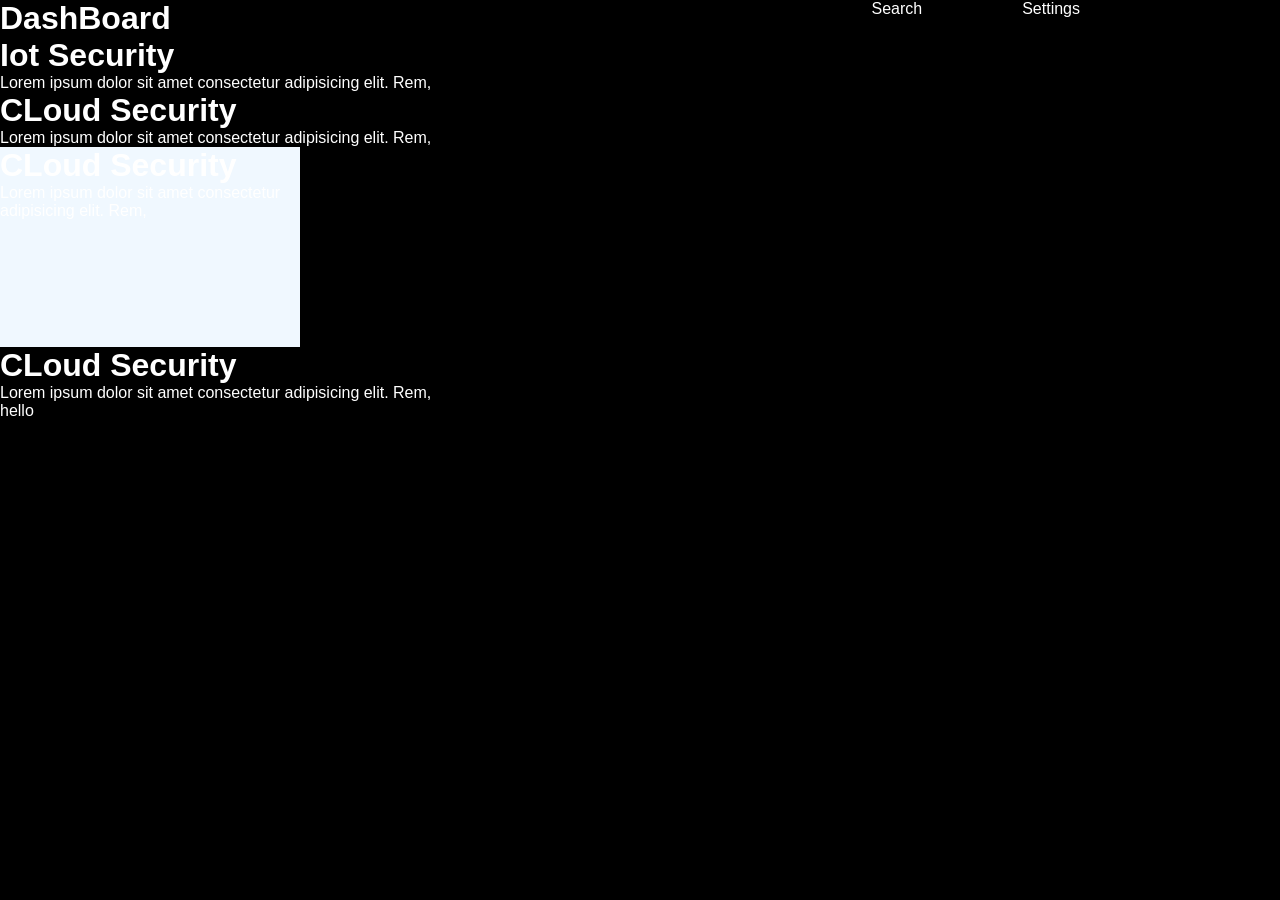
<file: dashboard.html>
<!DOCTYPE html>
<html lang="en">
<head>
  <meta charset="UTF-8">
  <meta name="viewport" content="width=device-width, initial-scale=1.0">
  <title>Document</title>
  <link rel="stylesheet" href="dashboard.css">
</head>
<body>


  <div class="nav">
    <h1>
      DashBoard
    </h1>
   <a href="#">
    <ul class ="navul"><li>Search</li>
      <li>Settings</li>
    
    </ul>
   </a>
  </div>
   <div class="box1">
    <h1 class="heading">Iot Security</h1>
    <p>Lorem ipsum dolor sit amet consectetur adipisicing elit. Rem,</p>
   </div>
<div class="box2">
  <h1 class="heading1">CLoud Security</h1>
    <p>Lorem ipsum dolor sit amet consectetur adipisicing elit. Rem,</p>

</div>
<div class="box3">
  <h1 class="heading2">CLoud Security</h1>
    <p>Lorem ipsum dolor sit amet consectetur adipisicing elit. Rem,</p>

</div>
<div class="box4">
  <h1 class="heading">CLoud Security</h1>
    <p>Lorem ipsum dolor sit amet consectetur adipisicing elit. Rem,</p>

</div>

<p class="p">hello</p>

</body>
</html>
</file>
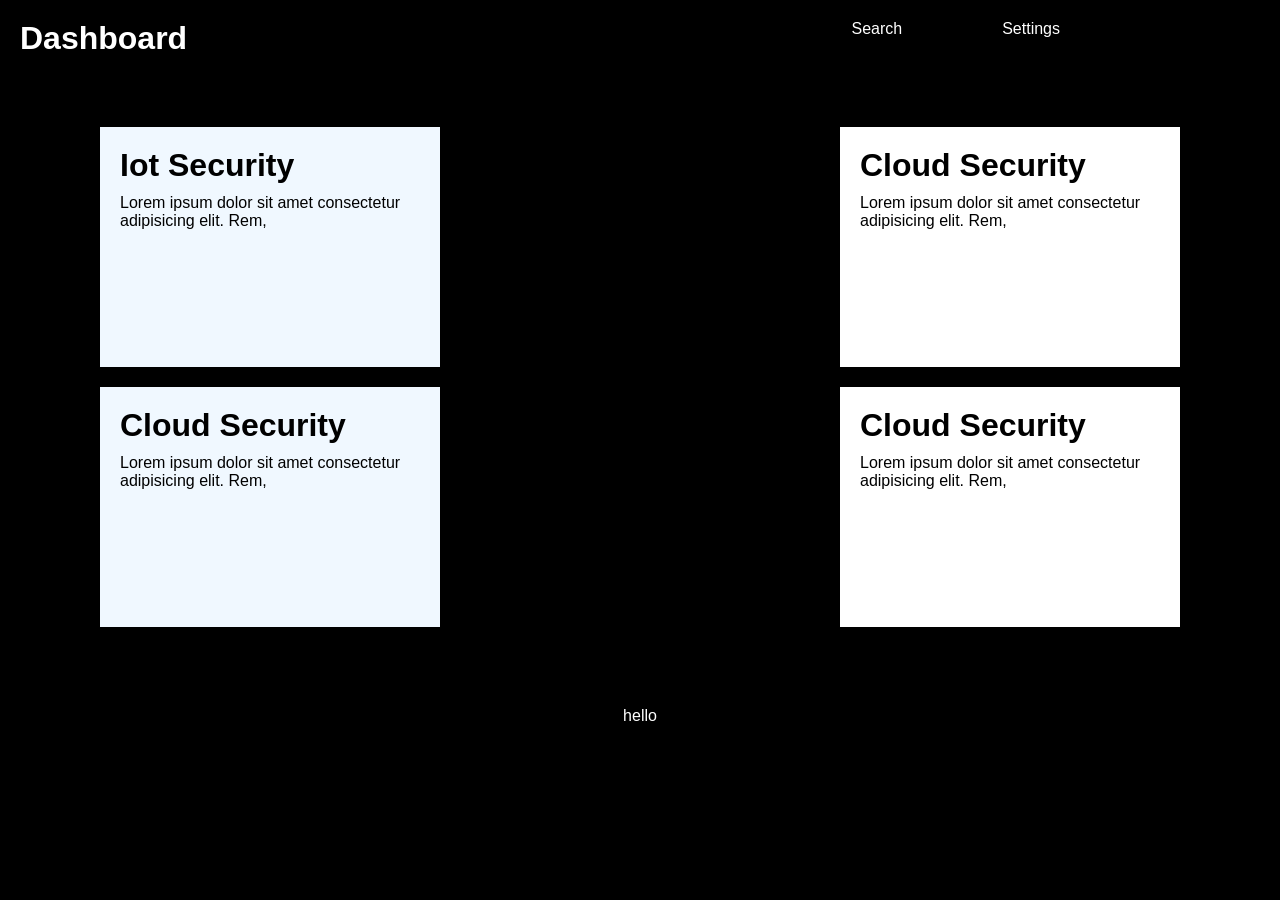
<file: example.html>
<!DOCTYPE html>
<html lang="en">
<head>
  <meta charset="UTF-8">
  <meta name="viewport" content="width=device-width, initial-scale=1.0">
  <title>Document</title>
  <link rel="stylesheet" href="example.css">
</head>
<body>
 
 
  <div class="nav">
    <h1>Dashboard</h1>
    <a href="#">
      <ul class="navul">
        <li>Search</li>
        <li>Settings</li>
      </ul>
    </a>
  </div>

  <div class="content">
    <!-- Left side boxes -->
    <div class="left-side">
      <div class="box box1">
        <h1 class="heading">Iot Security</h1>
        <p>Lorem ipsum dolor sit amet consectetur adipisicing elit. Rem,</p>
      </div>
      <div class="box box3">
        <h1 class="heading2">Cloud Security</h1>
        <p>Lorem ipsum dolor sit amet consectetur adipisicing elit. Rem,</p>
      </div>
    </div>

    <!-- Right side boxes -->
    <div class="right-side">
      <div class="box box2">
        <h1 class="heading1">Cloud Security</h1>
        <p>Lorem ipsum dolor sit amet consectetur adipisicing elit. Rem,</p>
      </div>
      <div class="box box4">
        <h1 class="heading">Cloud Security</h1>
        <p>Lorem ipsum dolor sit amet consectetur adipisicing elit. Rem,</p>
      </div>
    </div>
  </div>

  <p class="p">hello</p>

</body>
</html>
</file>
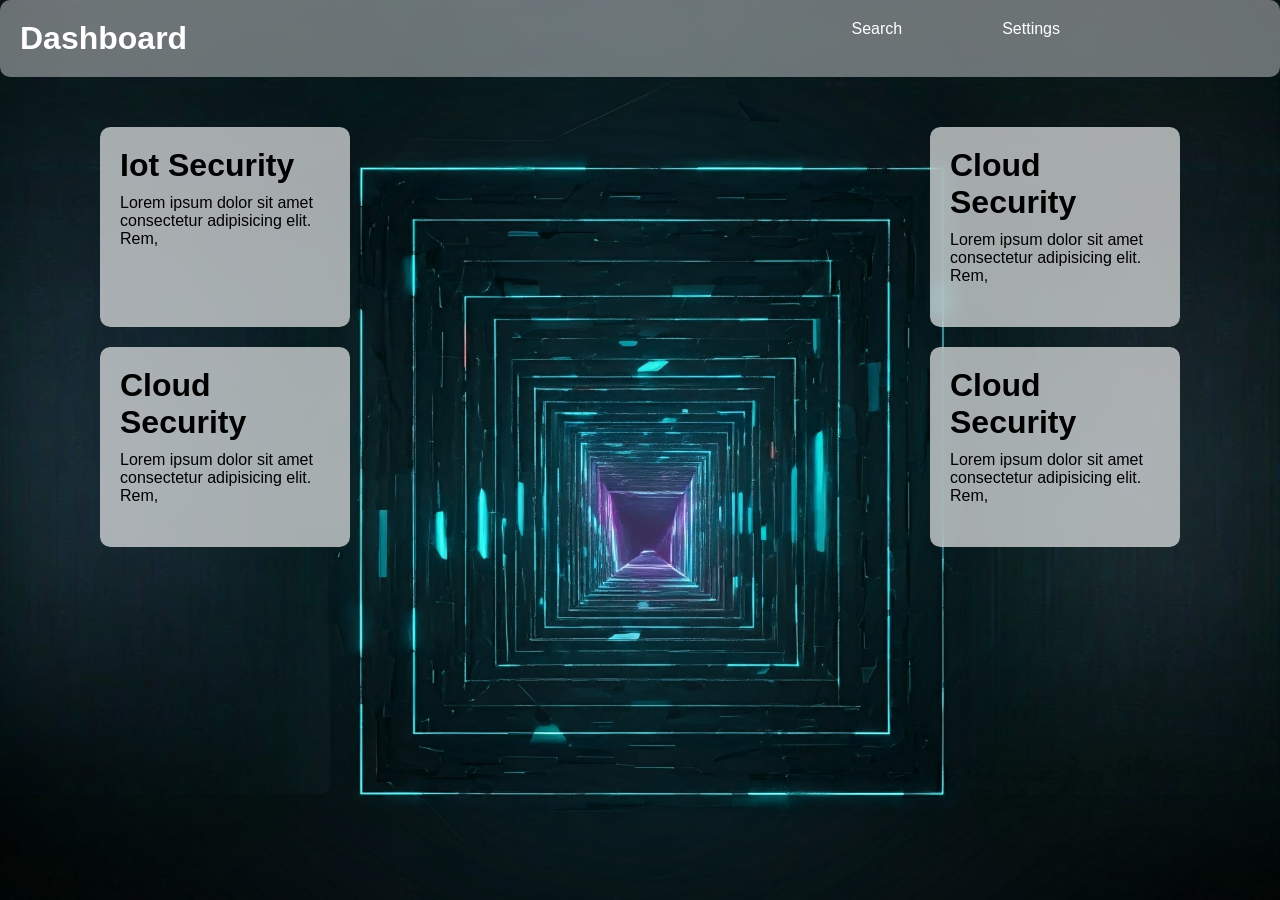
<file: example1.html>
<!DOCTYPE html>
<html lang="en">
<head>
  <meta charset="UTF-8">
  <meta name="viewport" content="width=device-width, initial-scale=1.0">
  <title>Document</title>
  <link rel="stylesheet" href="example1.css">
</head>
<body>
 
 
  <div class="nav">
    <h1>Dashboard</h1>
    <a href="#">
      <ul class="navul">
        <li>Search</li>
        <li>Settings</li>
      </ul>
    </a>
  </div>

  <div class="content">
    <!-- Left side boxes -->
    <div class="left-side">
      <div class="box box1">
        <h1 class="heading">Iot Security</h1>
        <p>Lorem ipsum dolor sit amet consectetur adipisicing elit. Rem,</p>
      </div>
      <div class="box box3">
        <h1 class="heading2">Cloud Security</h1>
        <p>Lorem ipsum dolor sit amet consectetur adipisicing elit. Rem,</p>
      </div>
    </div>

    <!-- Right side boxes -->
    <div class="right-side">
      <div class="box box2">
        <h1 class="heading1">Cloud Security</h1>
        <p>Lorem ipsum dolor sit amet consectetur adipisicing elit. Rem,</p>
      </div>
      <div class="box box4">
        <h1 class="heading">Cloud Security</h1>
        <p>Lorem ipsum dolor sit amet consectetur adipisicing elit. Rem,</p>
      </div>
    </div>
  </div>

</body>
</html>
</file>
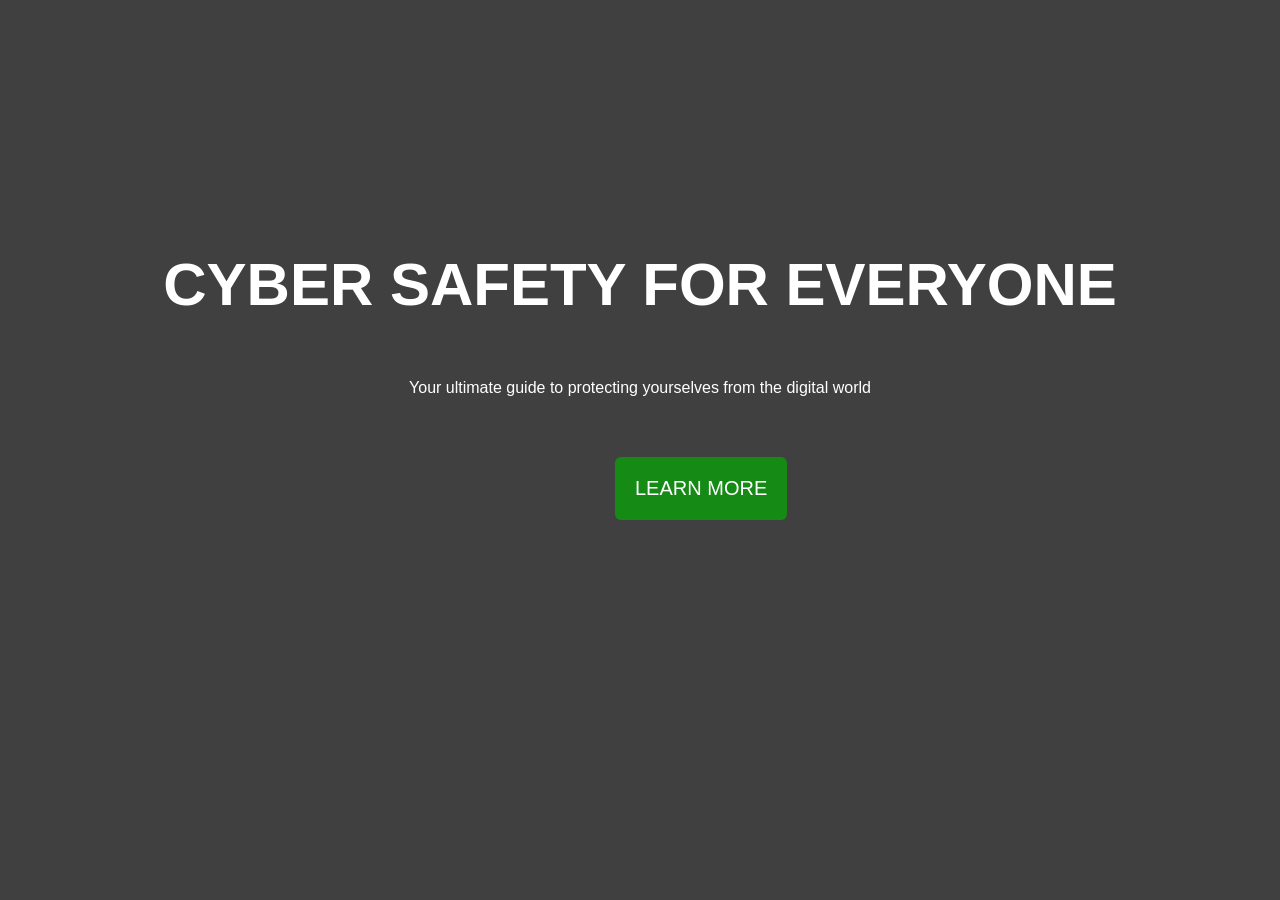
<file: home.html>
<!DOCTYPE html>
<html lang="en">
<head>
  <meta charset="UTF-8">
  <meta name="viewport" content="width=device-width, initial-scale=1.0">
  <title>Document</title>
  <link rel="stylesheet" href="home.css">
</head>
<body><div class="home">
  <h1>CYBER SAFETY FOR EVERYONE</h1>
  </div>
  <p>Your ultimate guide to protecting yourselves from the digital world</p>
  <div class="button"><a href="information.html"><button class="text">LEARN MORE</button></a></div>
</body>
</html>
</file>
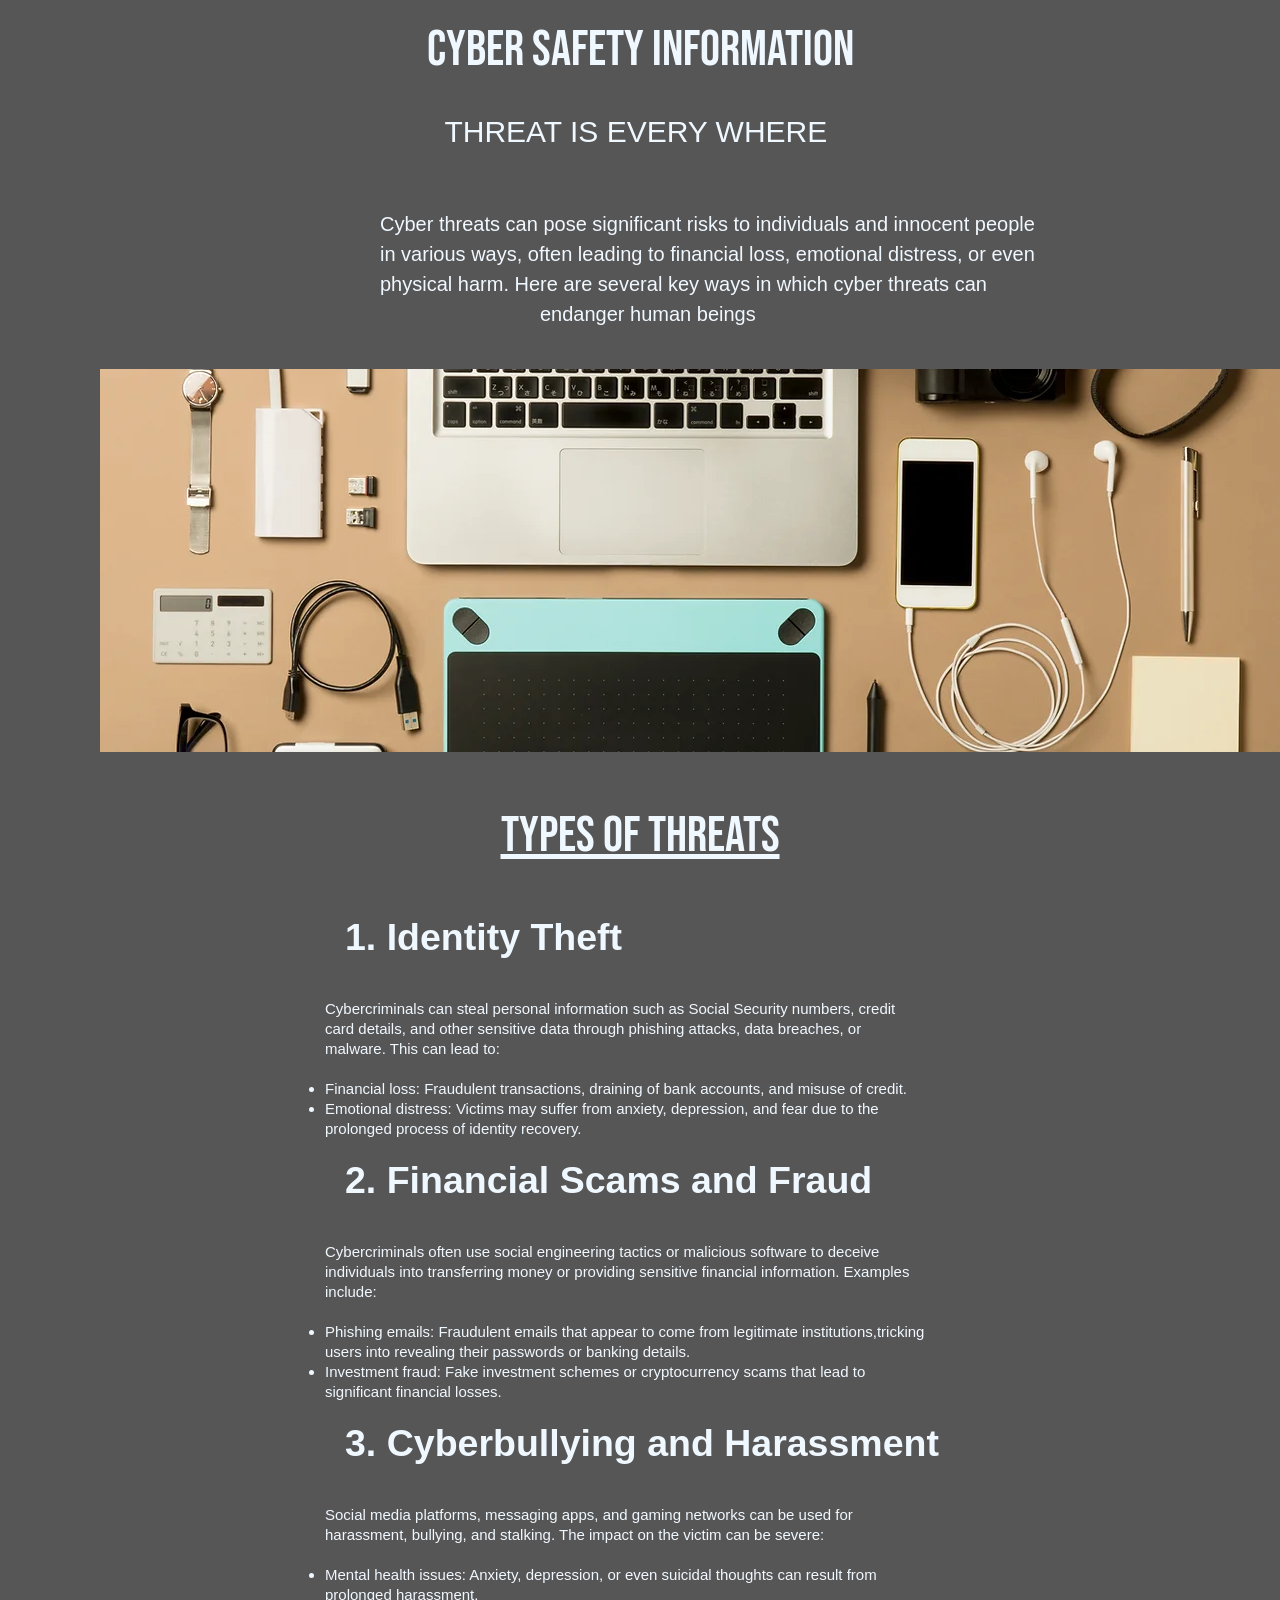
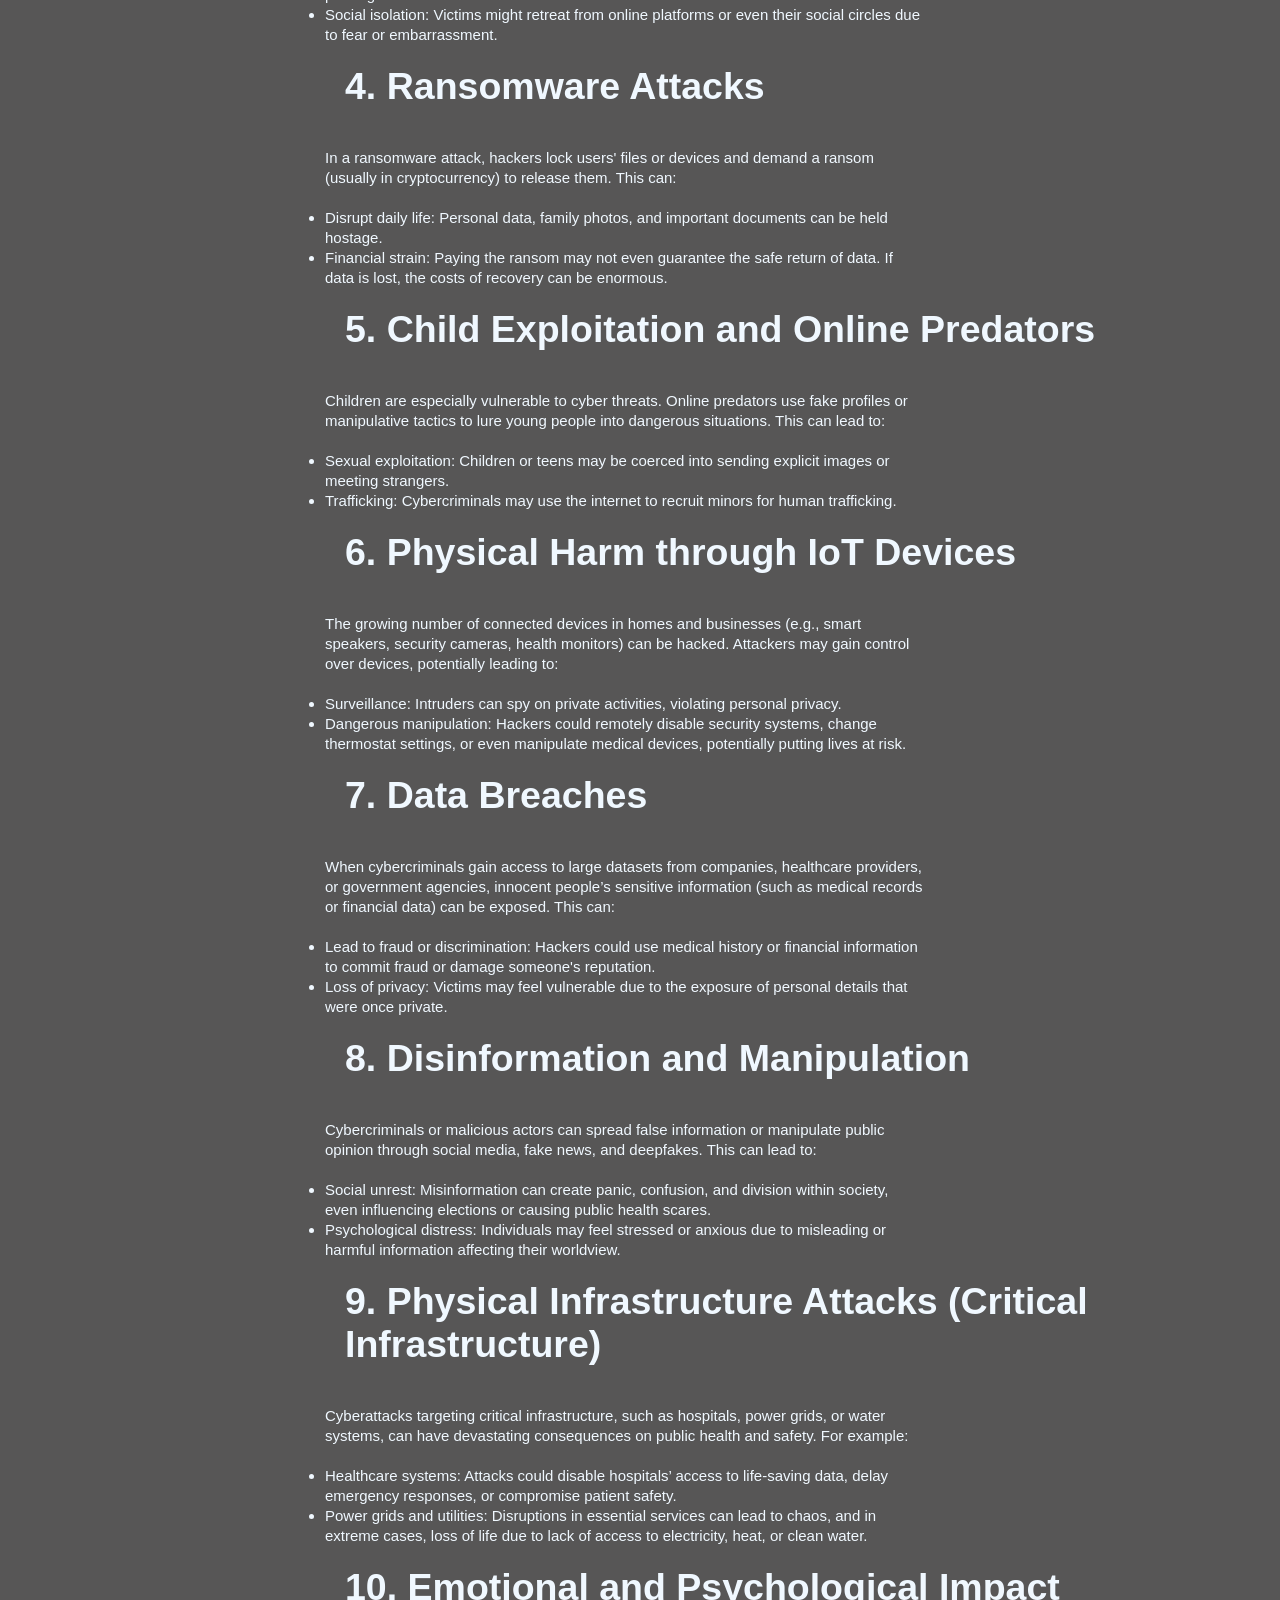
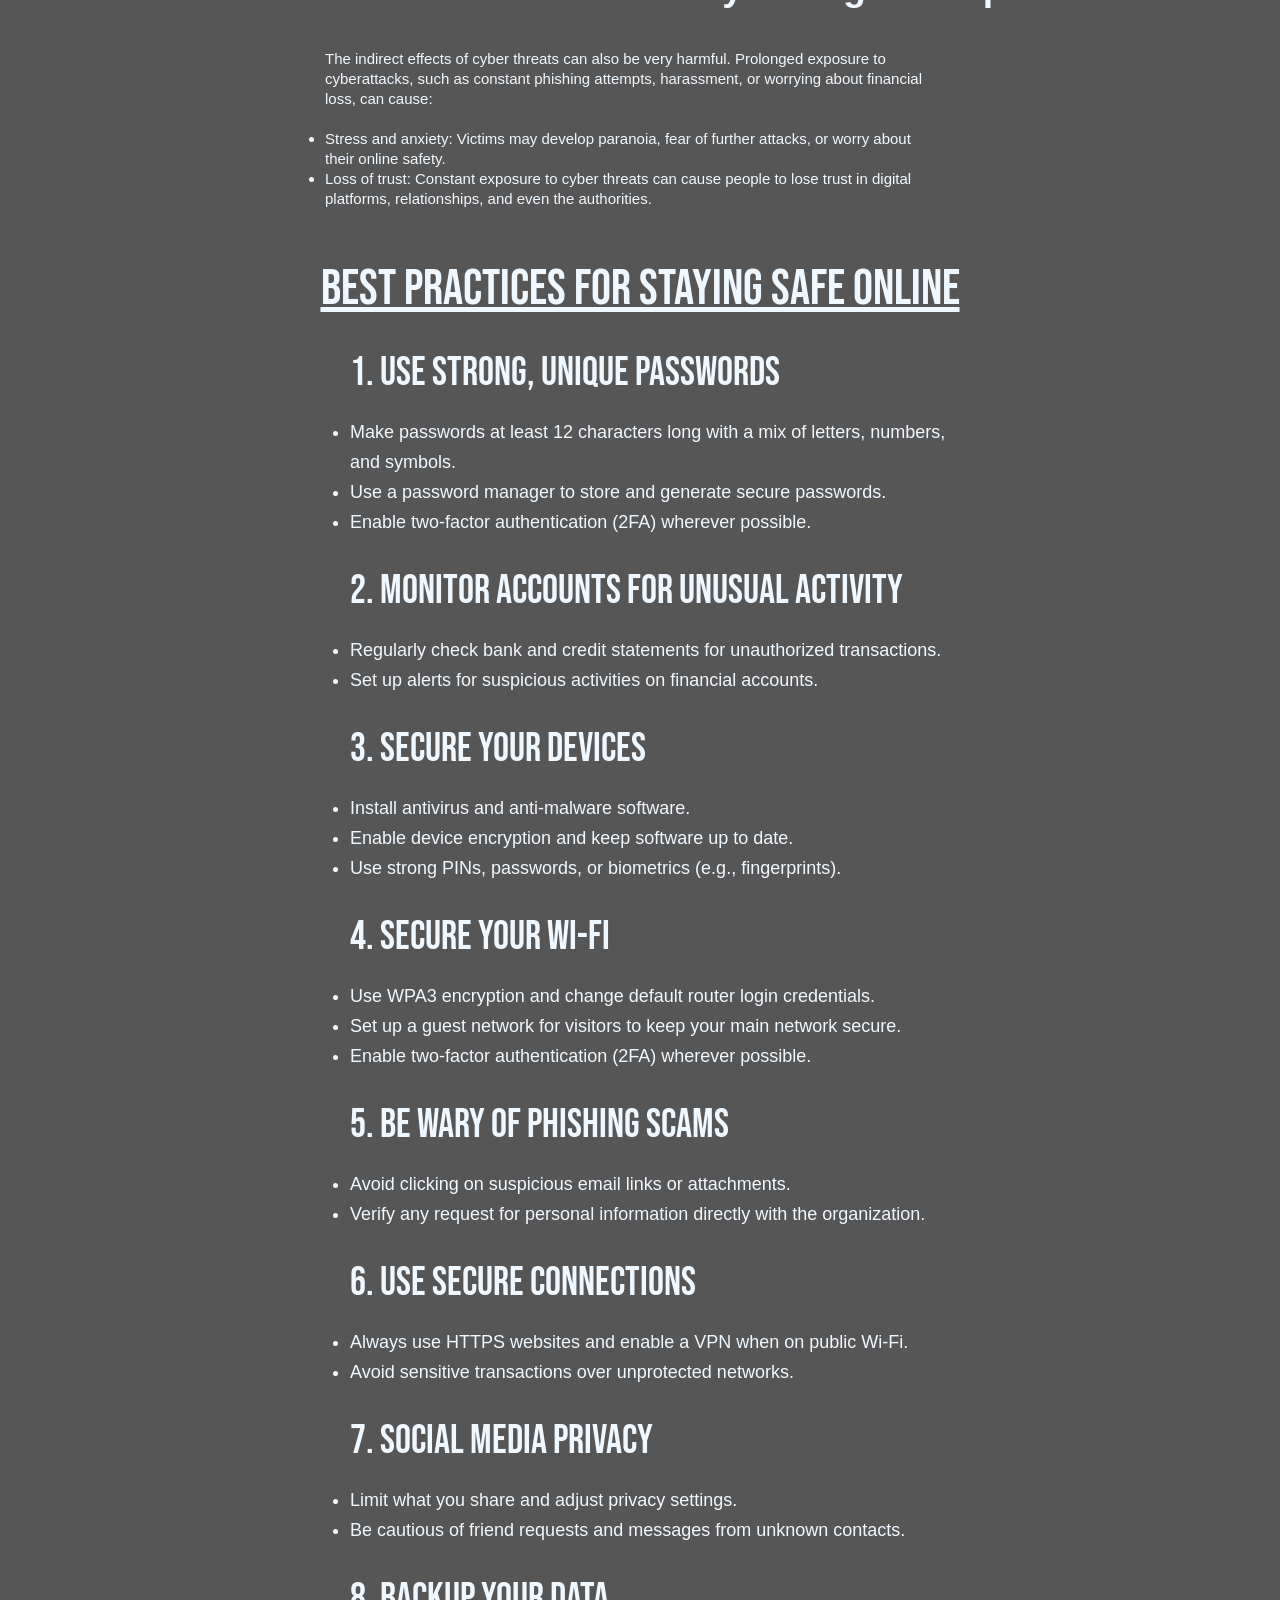
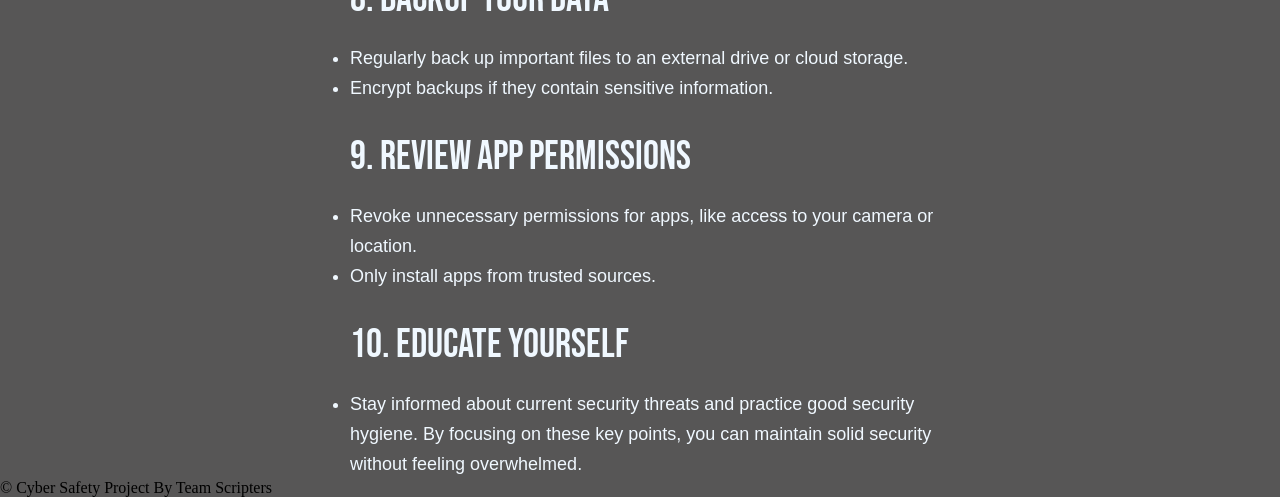
<file: information.html>
<!-- information.html -->
<!DOCTYPE html>
<html lang="en">
<head>
    <meta charset="UTF-8">
    <meta name="viewport" content="width=device-width, initial-scale=1.0">
    <title>Cyber Safety Information</title>
    <link rel="stylesheet" href="information.css">
    <link rel="preconnect" href="https://fonts.googleapis.com">
<link rel="preconnect" href="https://fonts.gstatic.com" crossorigin>
<link href="https://fonts.googleapis.com/css2?family=Montserrat:ital,wght@0,100..900;1,100..900&family=Quicksand:wght@300..700&display=swap" rel="stylesheet">
<link rel="preconnect" href="https://fonts.googleapis.com">
<link rel="preconnect" href="https://fonts.gstatic.com" crossorigin>
<link href="https://fonts.googleapis.com/css2?family=Bebas+Neue&family=Montserrat:ital,wght@0,100..900;1,100..900&family=Quicksand:wght@300..700&display=swap" rel="stylesheet">
</head>
<body>
    <header>
        <h1 class="gopi">Cyber Safety Information</h1>
    </header>
    
    <main>
        <section>
            <p class="res">THREAT IS EVERY WHERE&nbsp;</p><p class="cont">
                Cyber threats can pose significant risks to individuals and innocent people in various ways, often leading to financial loss, emotional distress, or even physical harm. Here are several key ways in which cyber threats can <span class="space">endanger human beings</span>
            </p>
            <img src="cyberthreat.webp" class="threat">
            <p></p>
            <h1 class="head">TYPES OF THREATS</h1>
             <div class="points">
                <h1>1. Identity Theft</h1>
                <p class="body">Cybercriminals can steal personal information such as Social Security numbers, credit card details, and other sensitive data through phishing attacks, data breaches, or malware. This can lead to:
                    <ul class="body">
                        <li>Financial loss: Fraudulent transactions, draining of bank accounts, and misuse of credit.</li>
                        <li>Emotional distress: Victims may suffer from anxiety, depression, and fear due to the prolonged process of identity recovery.</li>
                    </ul>
                </p>
                <h1>2. Financial Scams and Fraud</h1>
                <p class="body">Cybercriminals often use social engineering tactics or malicious software to deceive individuals into transferring money or providing sensitive financial information. Examples include:
                    <ul class="body">
                        <li>Phishing emails: Fraudulent emails that appear to come from legitimate institutions,tricking users into revealing their passwords or banking details.</li>
                        <li> Investment fraud: Fake investment schemes or cryptocurrency scams that lead to significant financial losses.</li>
                    </ul>
                </p>
                <h1>3. Cyberbullying and Harassment</h1>
                <p class="body">Social media platforms, messaging apps, and gaming networks can be used for harassment, bullying, and stalking. The impact on the victim can be severe:
                    <ul class="body">
                        <li>Mental health issues: Anxiety, depression, or even suicidal thoughts can result from prolonged harassment.</li>
                        <li>Social isolation: Victims might retreat from online platforms or even their social circles due to fear or embarrassment.</li>
                    </ul>
                </p>
                <h1>4. Ransomware Attacks</h1>
                <p class="body">In a ransomware attack, hackers lock users' files or devices and demand a ransom (usually in cryptocurrency) to release them. This can:
                    <ul class="body">
                        <li>Disrupt daily life: Personal data, family photos, and important documents can be held hostage.</li>
                        <li>Financial strain: Paying the ransom may not even guarantee the safe return of data. If data is lost, the costs of recovery can be enormous.</li>
                    </ul>
                </p>
                <h1>5. Child Exploitation and Online Predators</h1>
                <p class="body">Children are especially vulnerable to cyber threats. Online predators use fake profiles or manipulative tactics to lure young people into dangerous situations. This can lead to:
                    <ul class="body">
                        <li>Sexual exploitation: Children or teens may be coerced into sending explicit images or meeting strangers.</li>
                        <li>Trafficking: Cybercriminals may use the internet to recruit minors for human trafficking.</li>
                    </ul>
                </p>
                <h1>6. Physical Harm through IoT Devices</h1>
                <p class="body">The growing number of connected devices in homes and businesses (e.g., smart speakers, security cameras, health monitors) can be hacked. Attackers may gain control over devices, potentially leading to:


                    <ul class="body">
                        <li>Surveillance: Intruders can spy on private activities, violating personal privacy.</li>
                        <li>Dangerous manipulation: Hackers could remotely disable security systems, change thermostat settings, or even manipulate medical devices, potentially putting lives at risk.</li>
                    </ul>
                </p>
                <h1>7. Data Breaches</h1>
                <p class="body">When cybercriminals gain access to large datasets from companies, healthcare providers, or government agencies, innocent people’s sensitive information (such as medical records or financial data) can be exposed. This can:

                    <ul class="body">
                        <li>Lead to fraud or discrimination: Hackers could use medical history or financial information to commit fraud or damage someone's reputation.</li>
                        <li>Loss of privacy: Victims may feel vulnerable due to the exposure of personal details that were once private.</li>
                    </ul>
                </p>
                <h1>8. Disinformation and Manipulation</h1>
                <p class="body">Cybercriminals or malicious actors can spread false information or manipulate public opinion through social media, fake news, and deepfakes. This can lead to:

                    <ul class="body">
                        <li>Social unrest: Misinformation can create panic, confusion, and division within society, even influencing elections or causing public health scares.</li>
                        <li>Psychological distress: Individuals may feel stressed or anxious due to misleading or harmful information affecting their worldview.</li>
                    </ul>
                </p>
                <h1>9. Physical Infrastructure Attacks (Critical Infrastructure)</h1>
                <p class="body">Cyberattacks targeting critical infrastructure, such as hospitals, power grids, or water systems, can have devastating consequences on public health and safety. For example:


                    <ul class="body">
                        <li>Healthcare systems: Attacks could disable hospitals’ access to life-saving data, delay emergency responses, or compromise patient safety.</li>
                        <li>Power grids and utilities: Disruptions in essential services can lead to chaos, and in extreme cases, loss of life due to lack of access to electricity, heat, or clean water.</li>
                    </ul>
                </p>
                <h1>10. Emotional and Psychological Impact</h1>
                <p class="body">The indirect effects of cyber threats can also be very harmful. Prolonged exposure to cyberattacks, such as constant phishing attempts, harassment, or worrying about financial loss, can cause:




                    <ul class="body">
                        <li>Stress and anxiety: Victims may develop paranoia, fear of further attacks, or worry about their online safety.</li>
                        <li>Loss of trust: Constant exposure to cyber threats can cause people to lose trust in digital platforms, relationships, and even the authorities.</li>
                    </ul>
                </p>
             </div>
        </section>
        
        <section>
            <div class="points2">
            <h2>Best Practices for Staying Safe Online</h2>
            <h1>1. Use Strong, Unique Passwords</h1>    
                <ul class="body">
                        <li>Make passwords at least 12 characters long with a mix of letters, numbers, and symbols.</li>
                        <li>Use a password manager to store and generate secure passwords.</li>
                        <li>Enable two-factor authentication (2FA) wherever possible.</li>
                    </ul>
                
           
            <h1>2. Monitor Accounts for Unusual Activity</h1>    
            <ul class="body">
                    <li>Regularly check bank and credit statements for unauthorized transactions.</li>
                    <li>Set up alerts for suspicious activities on financial accounts.</li>
                    
                </ul>
            
       
        <h1>3. Secure Your Devices</h1>    
        <ul class="body">
                <li>Install antivirus and anti-malware software.</li>
                <li>Enable device encryption and keep software up to date.</li>
                <li>Use strong PINs, passwords, or biometrics (e.g., fingerprints).</li>
            </ul>
        

    <h1>4. Secure Your Wi-Fi</h1>    
    <ul class="body">
            <li>Use WPA3 encryption and change default router login credentials.</li>
            <li>Set up a guest network for visitors to keep your main network secure.</li>
            <li>Enable two-factor authentication (2FA) wherever possible.</li>
        </ul>
    

<h1>5. Be Wary of Phishing Scams</h1>    
<ul class="body">
        <li>Avoid clicking on suspicious email links or attachments.</li>
        <li>Verify any request for personal information directly with the organization.</li>
        
    </ul>


<h1>6. Use Secure Connections</h1>    
<ul class="body">
        <li>Always use HTTPS websites and enable a VPN when on public Wi-Fi.</li>
        <li>Avoid sensitive transactions over unprotected networks.</li>
       
    </ul>
    <h1>7. Social Media Privacy
    </h1>    
    <ul class="body">
            <li>Limit what you share and adjust privacy settings.</li>
            <li>Be cautious of friend requests and messages from unknown contacts.</li>
           
        </ul>
        <h1>8. Backup Your Data</h1>    
<ul class="body">
        <li>Regularly back up important files to an external drive or cloud storage.</li>
        <li>Encrypt backups if they contain sensitive information.</li>
       
    </ul>
    <h1>9. Review App Permissions</h1>    
<ul class="body">
        <li>Revoke unnecessary permissions for apps, like access to your camera or location.</li>
        <li>Only install apps from trusted sources.</li>
       
    </ul>
    <h1>10. Educate Yourself
    </h1>    
    <ul class="body">
            <li>Stay informed about current security threats and practice good security hygiene.
                By focusing on these key points, you can maintain solid security without feeling overwhelmed.</li>
           
           
        </ul>

        </section>
        
        <!-- Add more sections as needed -->
    </main>
    
    <footer>
        <p>&copy; Cyber Safety Project By Team Scripters</p>
    </footer>
</body>
</html>
</file>
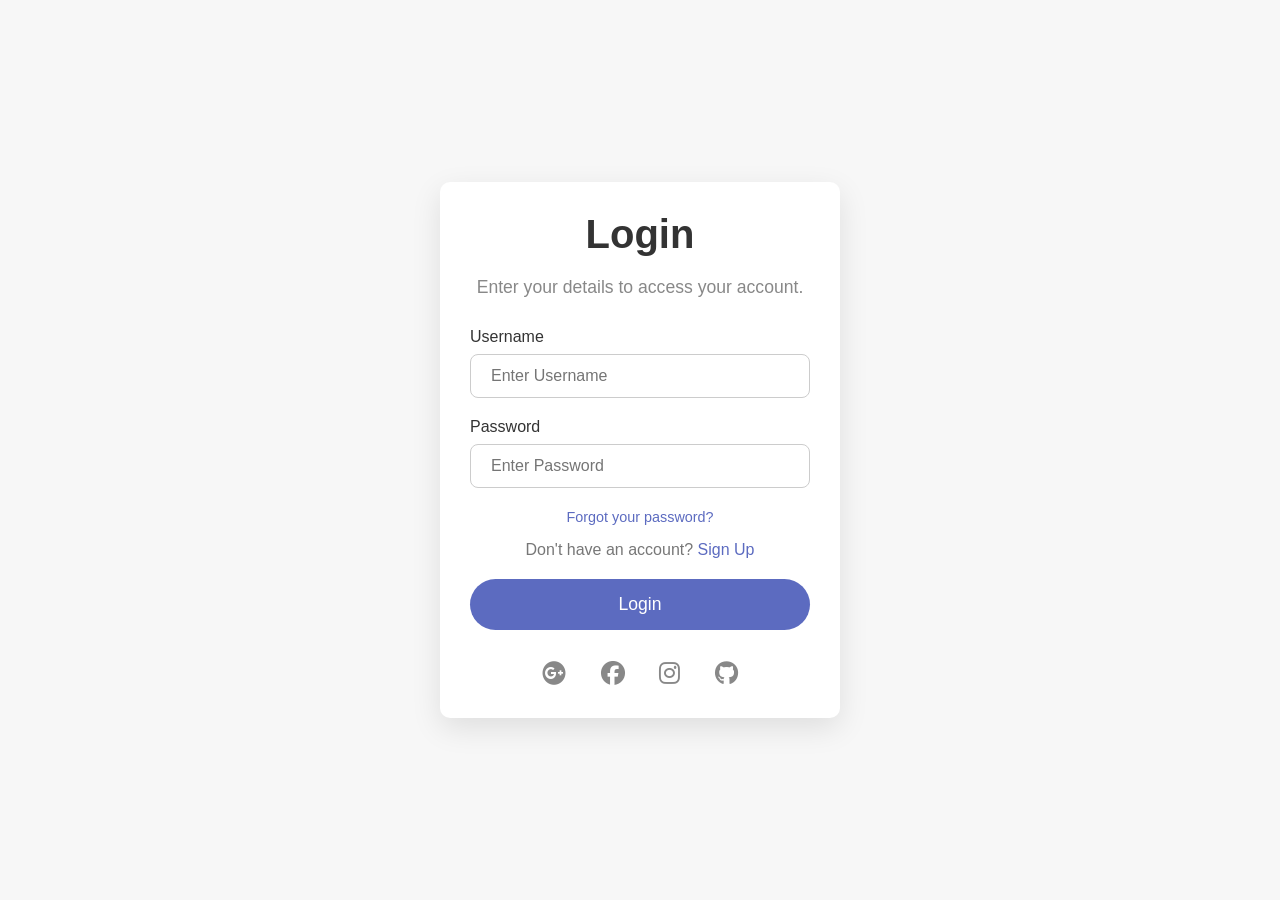
<file: login1.html>
<!DOCTYPE html>
<html lang="en">
<head>
    <meta charset="UTF-8">
    <meta name="viewport" content="width=device-width, initial-scale=1.0">
    <title>Login</title>
    <link rel="stylesheet" href="https://cdnjs.cloudflare.com/ajax/libs/font-awesome/6.6.0/css/all.min.css" integrity="sha512-Kc323vGBEqzTmouAECnVceyQqyqdsSiqLQISBL29aUW4U/M7pSPA/gEUZQqv1cwx4OnYxTxve5UMg5GT6L4JJg==" crossorigin="anonymous" referrerpolicy="no-referrer" />
    <link rel="stylesheet" href="login1.css">
</head>
<body>
    <div class="login-container">
        <div class="login-box">
            <h1>Login</h1>
            <p class="login-desc">Enter your details to access your account.</p>
           
                <div class="input-group">
                    <label for="username">Username</label>
                    <input type="text" placeholder="Enter Username" id="username" required>
                </div>

                <div class="input-group">
                    <label for="password">Password</label>
                    <input type="password" placeholder="Enter Password" id="password" required>
                </div>

                <div class="forgot-password">
                    <a href="#">Forgot your password?</a>
                </div>

                <div class="signup">
                    <p>Don't have an account? <a href="#" class="link1">Sign Up</a></p>
                </div>

               <button class="submit-btn" onclick = "login()">Login</button>
           

            <div class="social-icons">
                <a href="#" class="social-icon"><i class="fa-brands fa-google-plus"></i></a>
                <a href="#" class="social-icon"><i class="fa-brands fa-facebook"></i></a>
                <a href="#" class="social-icon"><i class="fa-brands fa-instagram"></i></a>
                <a href="#" class="social-icon"><i class="fa-brands fa-github"></i></a>
            </div>
        </div>
    </div>
    <script src="login.js"></script>
</body>
</html>
</file>
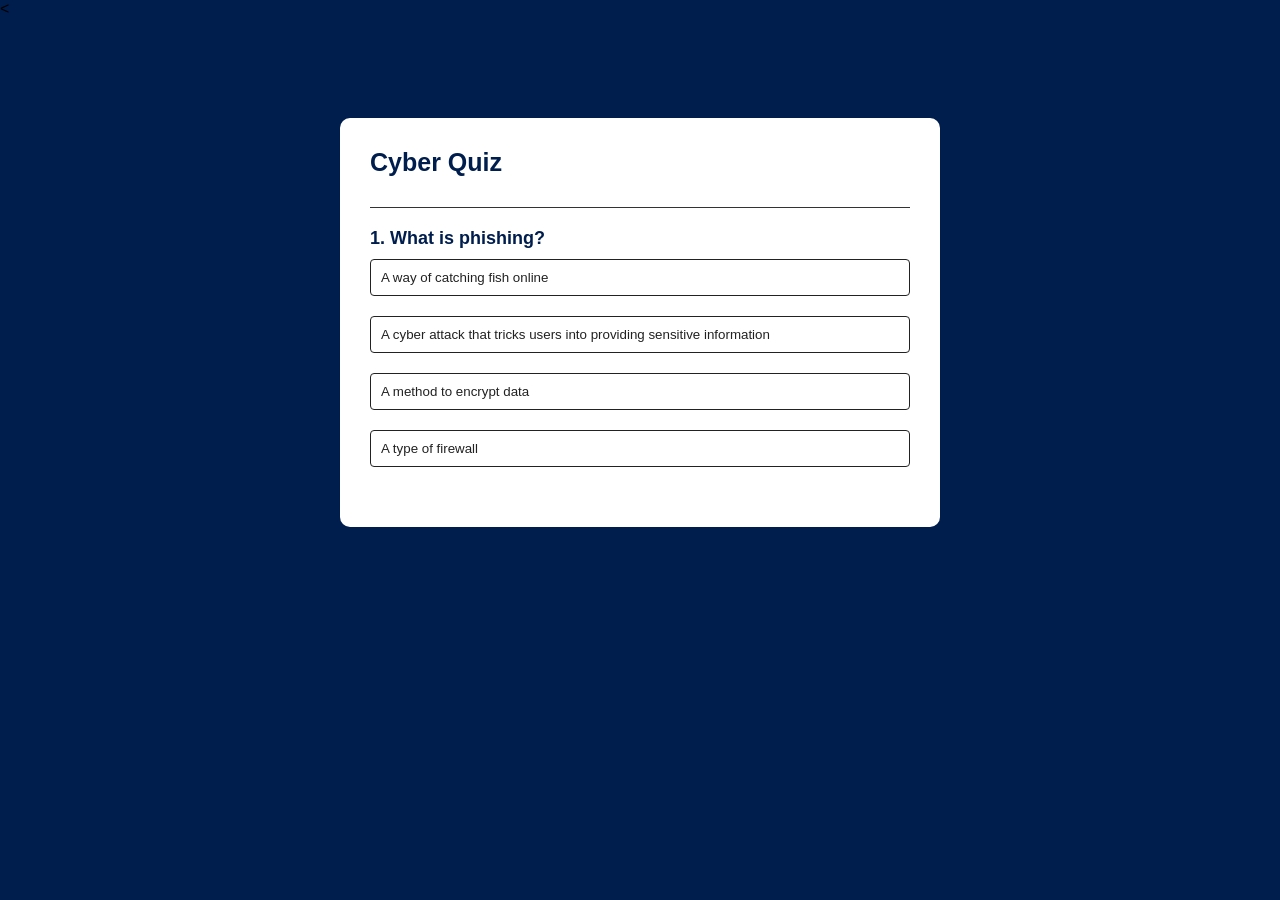
<file: quiz.html>
<<!DOCTYPE html>
<html lang="en">
<head>
  <meta charset="UTF-8">
  <meta name="viewport" content="width=device-width, initial-scale=1.0">
  <title>Cyber Quiz</title>
  <link rel="stylesheet" href="quiz.css">
</head>
<body>
  <div class="app">
    <h1>Cyber Quiz</h1>
    <div class="quiz">
      <h2 id="question">Question Goes Here</h2> <!-- Use lowercase 'question' here -->
      <div id="answer">
        <!-- Answer buttons will be added dynamically here -->
      </div>
      <button id="next_btn">Next</button>
    </div>
  </div>
  <script src="quiz.js"></script>
</body>
</html>
</file>
<file: dashboard.css>
*{
  padding: 0;
  margin: 0;
  font-family: 'Segoe UI', Tahoma, Geneva, Verdana, sans-serif;
text-decoration: none;
color:white;
}
body{
  background: black;
}

.nav{
  display: flex;
  justify-content: space-between;
}
.nav ul{
  display: flex;
  margin-right: 200px;
  gap:100px;

}
.nav li{
  list-style-type: none ;

}

}
 .box1{

  background-color: aliceblue;
  max-width:300px;
  height: 200px;
}
.box3{

  background-color: aliceblue;
  max-width:300px;
  height: 200px;
}
</file>
<file: example.css>
* {
    padding: 0;
    margin: 0;
    font-family: 'Segoe UI', Tahoma, Geneva, Verdana, sans-serif;
    text-decoration: none;
    color: white;
  }
  
  body {
    background: black;
  }
  
  .nav {
    display: flex;
    justify-content: space-between;
    padding: 20px;
  }
  
  .nav ul {
    display: flex;
    margin-right: 200px;
    gap: 100px;
  }
  
  .nav li {
    list-style-type: none;
  }
  
  .content {
    display: flex;
    justify-content: space-between;
    padding: 50px 100px;
    gap: 100px;

  }
  
  .left-side,
  .right-side {
    display: flex;
    flex-direction: column;
    gap: 20px; /* space between boxes in each column */
  }
  
  .box {
    background-color: aliceblue;
    max-width: 300px;
    height: 200px;
    padding: 20px;
  }
  
  .box1, .box3 {
    background-color: aliceblue; /* Custom styling for left-side boxes */
  }
  
  .box2, .box4 {
    background-color: white;
         /* Custom styling for right-side boxes */
  }
  
  .heading, .heading1, .heading2 {
    margin-bottom: 10px;
  }
  
  .p {
    text-align: center;
    margin-top: 30px;
    color: white;
  }
  .content h1,p{
    color: black;
  }
  
  .content {
    display: flex;
    justify-content: space-between;
    padding: 50px 100px;
    gap: 100px; /* Adds more space between the left and right columns */
  }
  .hero{
    background-image: url("bgim.jpg");
    background-repeat: no-repeat;
    background-size: contain;
    background-attachment: fixed;
    
  }
</file>
<file: example1.css>
* {
    padding: 0;
    margin: 0;
    font-family: 'Segoe UI', Tahoma, Geneva, Verdana, sans-serif;
    text-decoration: none;
    color: white;
    box-sizing: border-box; /* Prevents overflow due to padding or border */
  }
  
  body {
    background: black;
    background-image: url("bgim.jpg");
    background-repeat: no-repeat;
    background-size: cover; /* Ensures the background image covers the entire screen */
    background-position: center; /* Centers the background image */
    background-attachment: fixed; /* Keeps the background image fixed during scrolling */
    min-height: 100vh; /* Ensures the body takes up at least the full height of the viewport */
  }
  
  .nav {
    display: flex;
    justify-content: space-between;
    padding: 20px;
    position: relative;
    z-index: 1; /* Ensures the nav bar stays above the background */
    background-color: transparent; /* Keep the navbar background transparent */
  }
  
  .nav::before {
    content: '';
    position: absolute;
    top: 0;
    left: 0;
    right: 0;
    bottom: 0;
    background: rgba(255, 255, 255, 0.4); /* Light white background for blur effect */
    backdrop-filter: blur(10px); /* Apply the white blur effect */
    z-index: -1; /* Ensure the backdrop stays behind the navbar content */
    border-radius: 10px; /* Optional: Rounded corners */
  }
  
  .nav ul {
    display: flex;
    margin-right: 200px;
    gap: 100px;
    position: relative; /* Ensures navbar items stay above the background */
    z-index: 2; /* Ensure the navbar content stays above the blurred background */
  }
  
  .nav li {
    list-style-type: none;
  }
  
  .content {
    display: flex;
    justify-content: space-between;
    padding: 50px 100px;
    gap: 100px;
    z-index: 1; /* Ensures content stays above the background */
  }
  
  .left-side,
  .right-side {
    display: flex;
    flex-direction: column;
    gap: 20px; /* Space between boxes in each column */
  }
  
  .box {
    position: relative; /* To position the backdrop filter using ::before */
    max-width: 250px;
    height: 200px;
    padding: 20px;
    border-radius: 10px; /* Optional: Rounded corners for the boxes */
    overflow: hidden; /* Ensures the pseudo-element stays within the box's boundaries */
    background-color: rgba(255, 255, 255, 0.4); /* Light white background for box */
  }
  
  /* Apply the backdrop filter using pseudo-element */
  .box::before {
    content: ''; 
    position: absolute;
    top: 0;
    left: 0;
    right: 0;
    bottom: 0;
    background: rgba(255, 255, 255, 0.4); /* Light white background for the blur effect */
    backdrop-filter: blur(10px); /* Apply the blur effect */
    z-index: -1; /* Ensure it stays behind the content */
    border-radius: 10px; /* Ensure the corners are rounded if needed */
  }
  
  .heading, .heading1, .heading2 {
    margin-bottom: 10px;
    z-index: 1; /* Ensure the headings appear above the backdrop filter */
    position: relative;
    color: black; /* Make sure the headings are black and sharp */
  }
  
  .p {
    text-align: center;
    margin-top: 30px;
    color: white; /* Make sure the paragraph text is white */
  }
  
  .content h1, p {
    color: black; /* Color the text black, unaffected by the background blur */
  }
</file>
<file: home.css>
*{
  padding:0%;

  margin: 0%;
  font-family: 'Franklin Gothic Medium', 'Arial Narrow', Arial, sans-serif;
}
body{
  background-color:#414040;

}
h1{
  color:white;
  text-align: center;
  justify-content: center;
  margin-top: 250px;
  font-size: 60px;
}
p{
  color: white;
  text-align: center;
  margin-top: 60px;
}
.button{
  justify-content: center;
  align-items: center;
  margin-left: 615px;
  margin-top:60px;
  font-size: 30px;

}
.text{
  font-size: 20px;
  padding: 20px;
}
.text{
  color:white;
  background-color: rgb(21, 139, 21);
  border: none;
  border-radius: 6px;
  cursor: pointer;
  transition: background-color 0.9s;
}
.text:hover{
  color:rgb(21,139,21);
  background-color: white;
  
}
</file>
<file: information.css>
@import url('https://fonts.googleapis.com/css2?family=Montserrat:ital,wght@0,100..900;1,100..900&family=Quicksand:wght@300..700&display=swap');

*{
  padding: 0%;
  margin: 0%;
 
}
body{
  background-color: rgba(78, 77, 77, 0.945);
}

.gopi{
  text-align: center;
  margin-top: 20px;
  font-size: 50px;
  color: aliceblue;
  font-family: "Bebas Neue";
  font-weight: 400;
  font-style: normal;
}
.res{
  text-align: center;
  margin-top: 15px;
  padding:20px;
  font-size: 30px;
  color: aliceblue;
font-family: 'Lucida Sans', 'Lucida Sans Regular', 'Lucida Grande', 'Lucida Sans Unicode', Geneva, Verdana, sans-serif;

}
.threat{
  margin-left:100px;
  margin-top: 20px;
  
}
.cont{
  margin-left: 360px;
  margin-top: 20px;
  padding:20px;
  color: aliceblue;
   width: 655px;
   font-size:20px;
   font-family: Arial, Helvetica, sans-serif;
   line-height: 30px;
   
}
.space{
  margin-left: 160px;
}
.head
{
  text-align: center;
  font-size: 50px;
  color: aliceblue;
  font-family: "Bebas Neue";
  font-weight: 400;
  font-style: normal;
  margin-top: 50px;
  text-decoration: underline;
  
  
}
.points{
  margin-left:325px;
 font-family: Arial, Helvetica, sans-serif;
 color: aliceblue;
 font-size: 25px;
 font-weight: 400;
 font-style: normal;
padding-bottom: 20px;
  margin-top: 30px;
}
.body{
  margin-top:20px;
  font-size: 15px;
  line-height: 20px;
  width:600px;
  font-family: 'Segoe UI', Tahoma, Geneva, Verdana, sans-serif;
}
.points h1{
  padding: 20px;
}
.points2 h2{
  text-align: center;
  color: aliceblue;
  font-family: "Bebas Neue" ;
  font-weight: 400;
 font-style: normal;
 text-decoration: underline;
 font-size: 50px;
 margin-top: 30px;
}
.points2 .body{
  margin-top:20px;
  font-size: 15px;
  line-height: 20px;
  width:600px;
}
.points2 h1{
  margin-left: 350px;
  margin-top: 30px ;
  font-family:"Bebas Neue" ;
  font-weight: 400;
  font-style: normal;
  font-size: 40px;
  color:aliceblue;
}
.points2 .body{
  margin-left: 350px;
  font-size: 18px;
  color: aliceblue;
  line-height: 30px;
  font-family: 'Segoe UI', Tahoma, Geneva, Verdana, sans-serif;
}
</file>
<file: login1.css>
/* Reset and Global Styles */
* {
  margin: 0;
  padding: 0;
  box-sizing: border-box;
  font-family: 'Arial', sans-serif;
}

body {
  background-color: #f7f7f7;
  display: flex;
  justify-content: center;
  align-items: center;
  min-height: 100vh;
  overflow: hidden;
}

.login-container {
  display: flex;
  justify-content: center;
  align-items: center;
  height: 100vh;
  width: 100%;
}

/* Login Box */
.login-box {
  background-color: #fff;
  width: 100%;
  max-width: 400px;
  padding: 30px;
  border-radius: 10px;
  box-shadow: 0 10px 30px rgba(0, 0, 0, 0.1);
  text-align: center;
  animation: fadeIn 1s ease-in-out;
}

.login-box h1 {
  color: #333;
  margin-bottom: 20px;
  font-size: 2.5rem;
  font-weight: bold;
}

.login-desc {
  color: #888;
  font-size: 1.1rem;
  margin-bottom: 30px;
}

/* Input Styles */
.input-group {
  margin-bottom: 20px;
  text-align: left;
}

.input-group label {
  font-size: 1rem;
  color: #333;
  margin-bottom: 8px;
  display: block;
}

.input-group input {
  width: 100%;
  padding: 12px 20px;
  font-size: 1rem;
  border: 1px solid #ccc;
  border-radius: 8px;
  outline: none;
  transition: all 0.3s;
}

.input-group input:focus {
  border-color: #5c6bc0;
  box-shadow: 0 0 5px rgba(92, 107, 192, 0.5);
}

/* Links */
.forgot-password {
  margin-bottom: 15px;
}

.forgot-password a {
  color: #5c6bc0;
  text-decoration: none;
  font-size: 0.9rem;
}

.forgot-password a:hover {
  text-decoration: underline;
}

.signup p {
  color: #777;
  font-size: 1rem;
}

.signup a {
  color: #5c6bc0;
  text-decoration: none;
}

.signup a:hover {
  text-decoration: underline;
}

/* Button Styles */
.submit-btn {
  background-color: #5c6bc0;
  color: #fff;
  border: none;
  padding: 15px 0;
  font-size: 1.1rem;
  width: 100%;
  border-radius: 30px;
  cursor: pointer;
  transition: all 0.3s;
}

.submit-btn:hover {
  background-color:#fff;
color: #5c6bc0;
 box-shadow: 0px 0px 5px blue;
}

/* Social Icons */
.social-icons {
  margin-top: 30px;
}

.social-icon {
  font-size: 1.5rem;
  color: #888;
  margin: 0 15px;
  transition: all 0.3s;
}

.social-icon:hover {
  color: #5c6bc0;
}

/* Hover Animations */
@keyframes fadeIn {
  from {
      opacity: 0;
      transform: translateY(-50px);
  }
  to {
      opacity: 1;
      transform: translateY(0);
  }
}

/* Responsive Design */
@media (max-width: 480px) {
  .login-box {
      padding: 20px;
      width: 100%;
  }

  .login-box h1 {
      font-size: 2rem;
  }
}
.signup{
  margin-bottom: 20px;
}
</file>
<file: quiz.css>
*{
  padding: 0;
   margin: 0;
   font-family: 'Poppins' , sans-serif;
   box-sizing:border-box;
}
body{
  background: #001e4d;

}
.app{
  background: white;
  width: 90%;
  max-width: 600px;
  margin: 100px auto 0;
  border-radius: 10px;
  padding: 30px;

}
.app h1{
  font-size: 25px;
  color: #001e4d;
  font-weight: 600;
  border-bottom: 1px solid #333;
  padding-bottom: 30px;
}
.quiz{
 padding: 20px 0;

}
.quiz h2{
  font-size: 18px;
  color: #001e4d;
  font-weight: 600;

}
.btn{
  background: white;
  color:#222;
  font-weight: 500;
  width: 100%;
  border: 1px solid #222;
  padding: 10px;
  margin: 10px 0px;
  text-align: left;
  border-radius: 4px;
  cursor: pointer;
  transition: all 0.3s;
}
.btn:hover{
  background: #222;
  color:#fff;
}
#next_btn{
  background: #001e4d;
  color:#fff;
  font-weight: 500;
  width: 150px;
  border: 0;
  padding: 10px;
  margin: 20px auto 0;
  border-radius: 4px;
  cursor: pointer;
  display: none;
}
#next_btn:hover{
  color:#001e4d;
  background: #fff;
  box-shadow:0px 0px 5px #001e4d;
  
}
</file>
